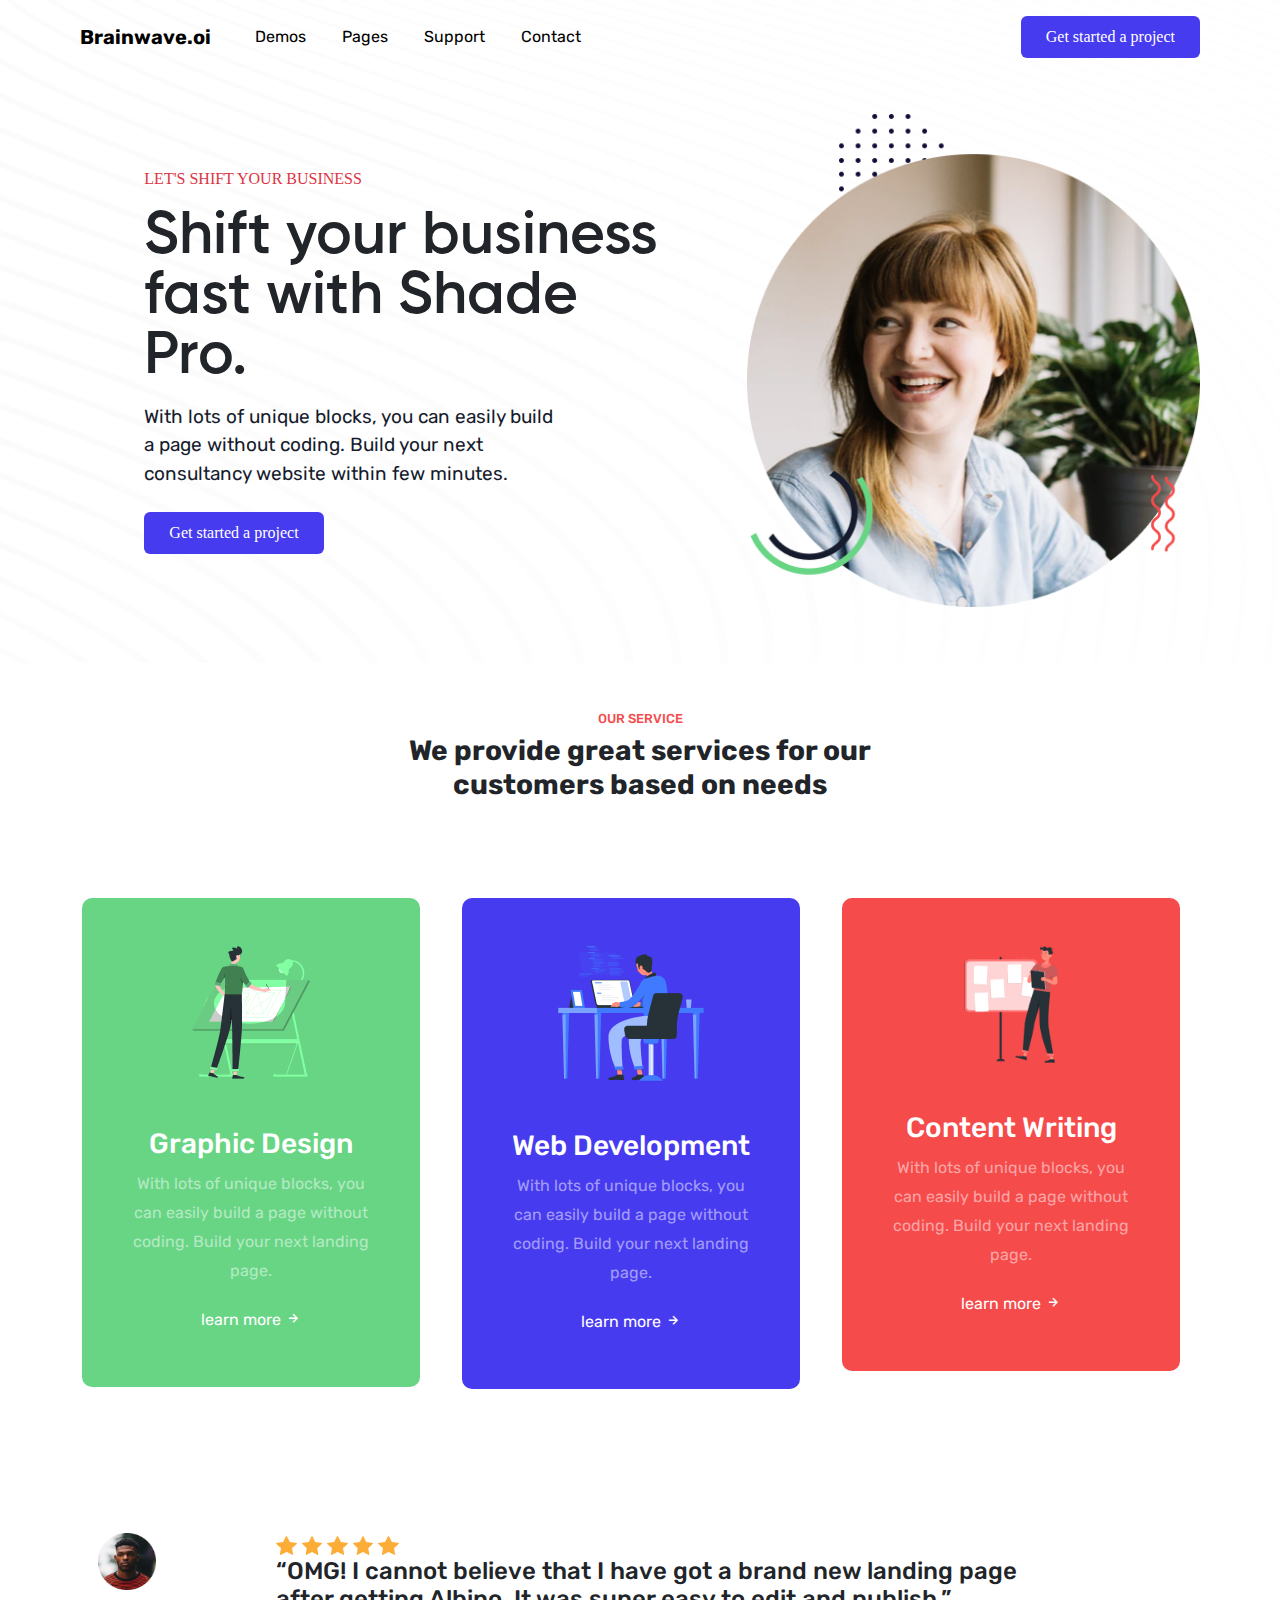
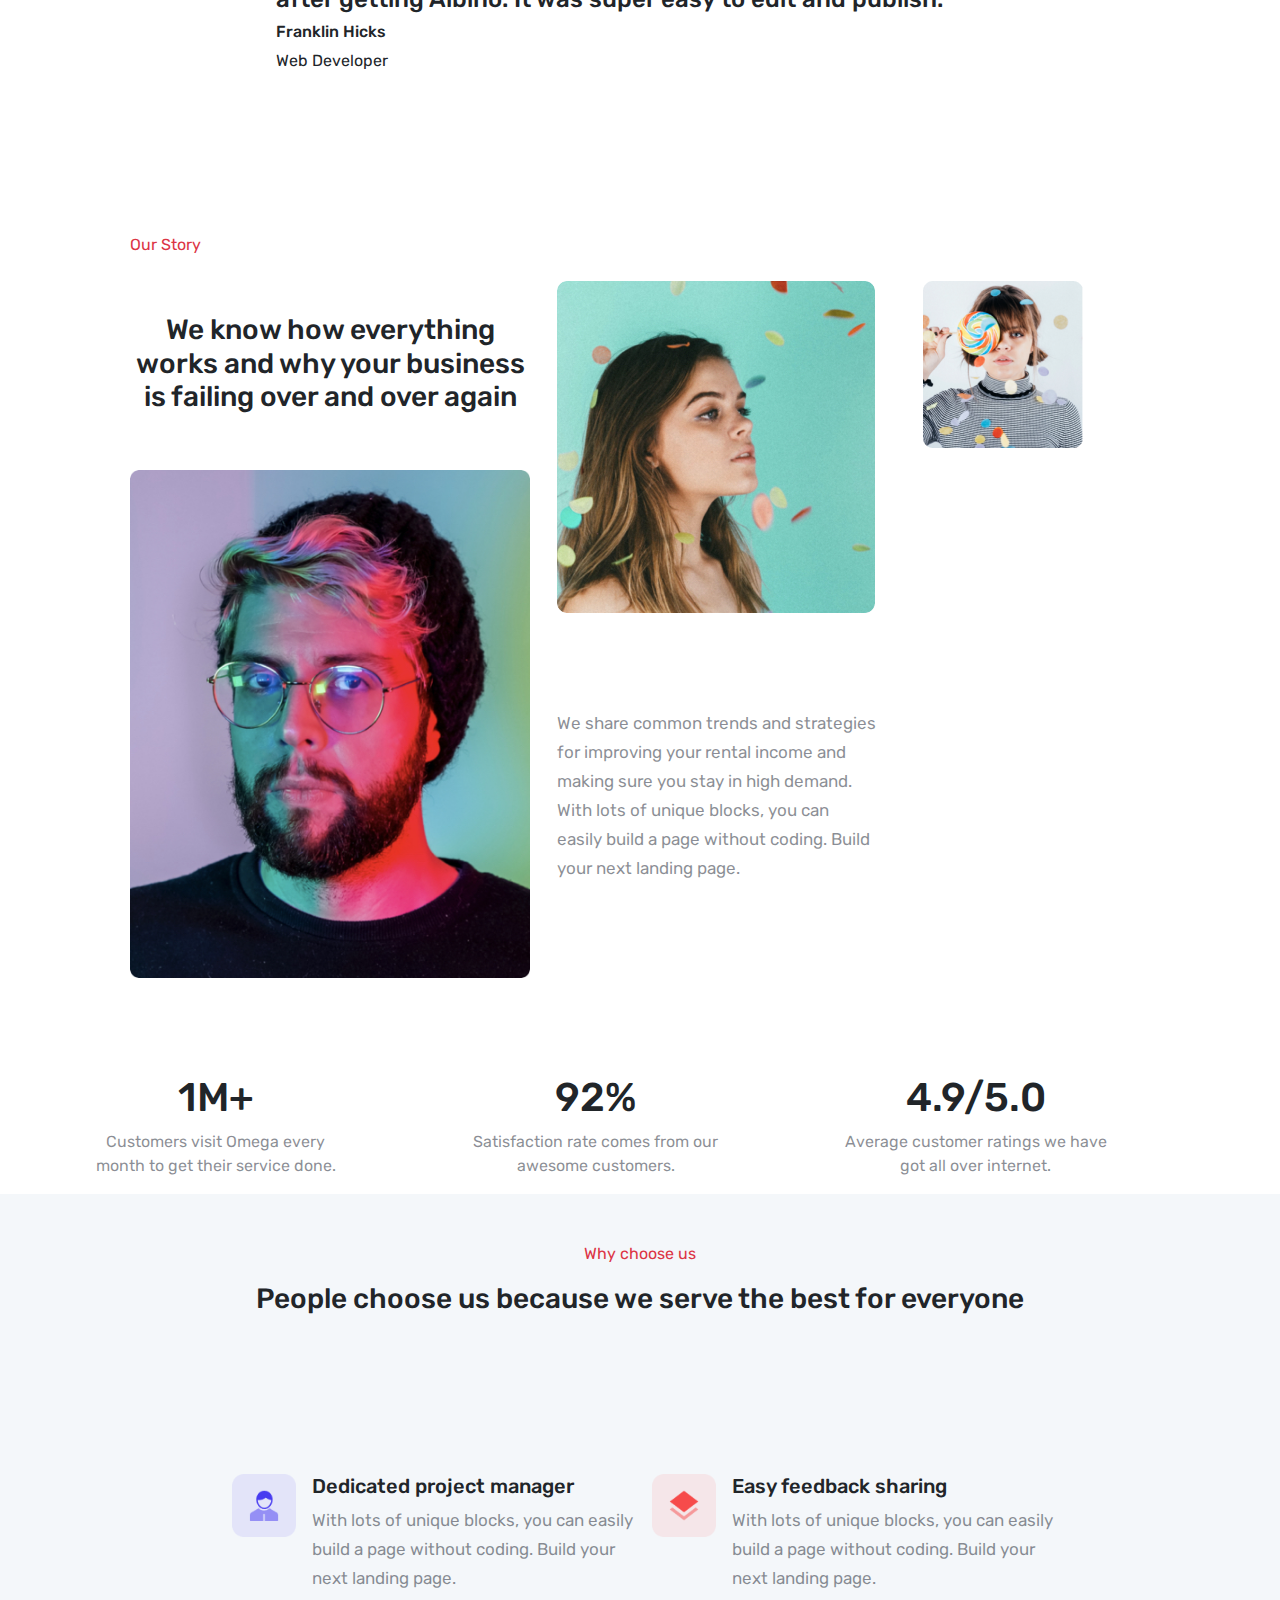
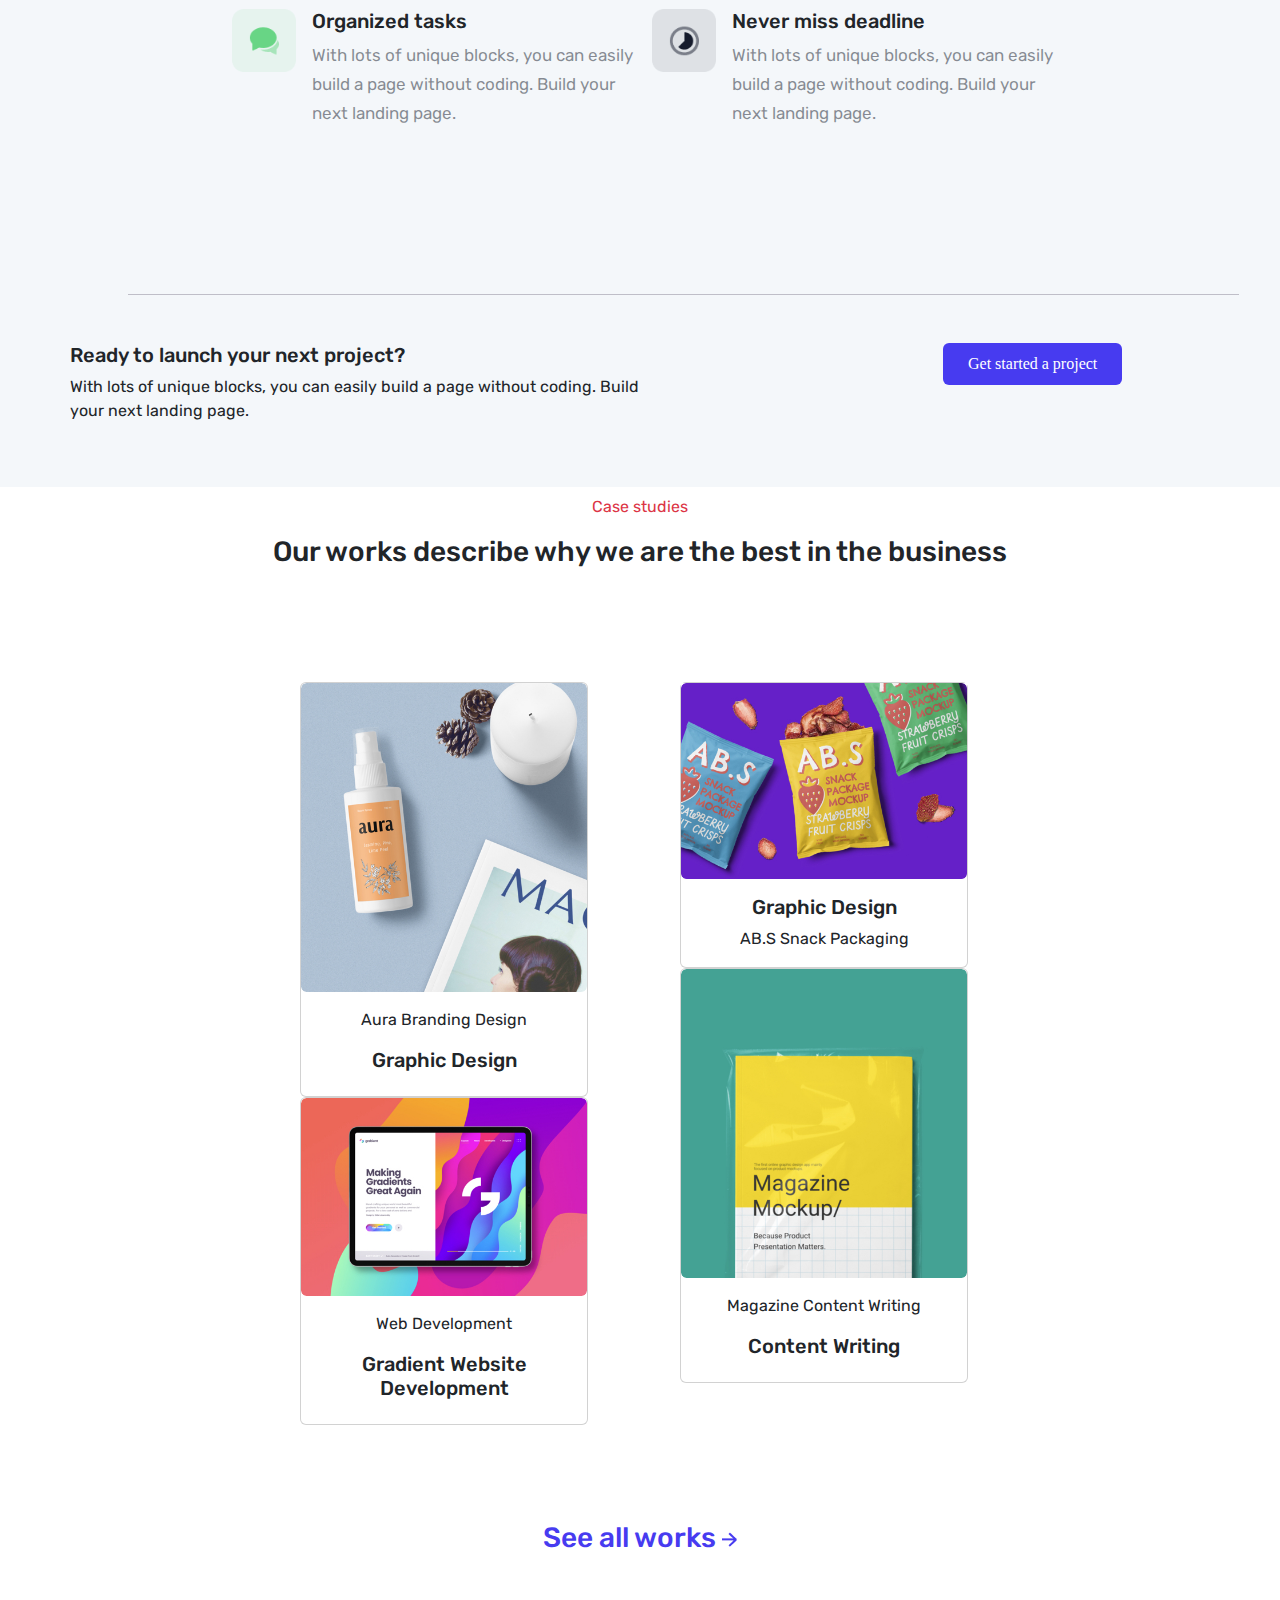
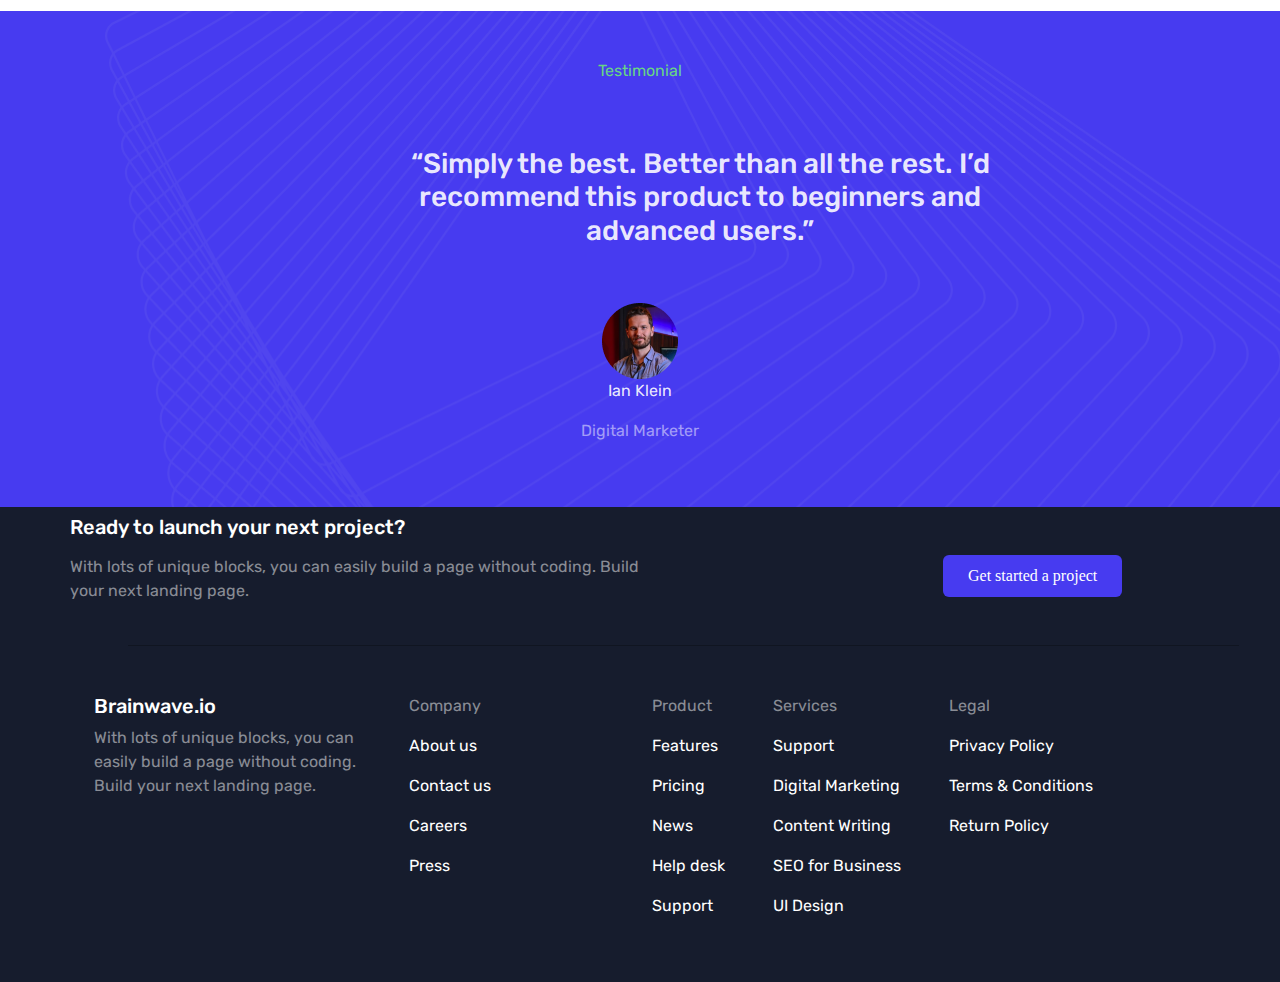
<file: index.html>
<!DOCTYPE html>
<html lang="en">

<head>
  <meta charset="UTF-8">
  <meta name="viewport" content="width=device-width, initial-scale=1.0">
  <title>Brainwave.oi</title>
  <link href="https://cdn.jsdelivr.net/npm/bootstrap@5.3.3/dist/css/bootstrap.min.css" rel="stylesheet"
    integrity="sha384-QWTKZyjpPEjISv5WaRU9OFeRpok6YctnYmDr5pNlyT2bRjXh0JMhjY6hW+ALEwIH" crossorigin="anonymous">
  <link rel="stylesheet" href="style.css">
  <link rel="shortcut icon" href="favicon.icon" type="assets/images/favicon.ico">
  <link href='https://unpkg.com/boxicons@2.1.4/css/boxicons.min.css' rel='stylesheet'>

</head>

<body>
   <div class="top-section ">
    <header>
      <nav class="navbar navbar-expand-lg ">
        <div class="container-fluid bygon p-0">
          <a class="navbar-brand fw-bold" href="#">Brainwave.oi</a>
          <button class="navbar-toggler" type="button" data-bs-toggle="collapse"
            data-bs-target="#navbarSupportedContent" aria-controls="navbarSupportedContent" aria-expanded="false"
            aria-label="Toggle navigation">
            <span class="navbar-toggler-icon"></span>
          </button>
          <div class="collapse navbar-collapse" id="navbarSupportedContent">
            <ul class="navbar-nav me-auto mb-2 mb-lg-0">
              <li class="nav-item">
                <a class="nav-link active" aria-current="page" href="#">Demos</a>

              </li>
              <li class="nav-item">
                <a class="nav-link active" aria-current="page" href="#">Pages</a>
              </li>
              <li class="nav-item">
                <a class="nav-link active" aria-current="page" href="#">Support</a>
              </li>
              <li class="nav-item">
                <a class="nav-link active" aria-current="page" href="#">Contact</a>
              </li>
            </ul>
            <button type="button" class="btn  get-button px-4 py-2">Get started a project</button>


          </div>
        </div>
      </nav>

    </header>
     <div class="hero-section py-5 ">
      <div class="row align-items-center ">
        <div class="col-12 col-sm-12 col-md-7 ">
          <div class="hero-all m-auto">

            <p class="text-danger text-hero"> LET'S SHIFT YOUR BUSINESS</p>
            <h1 class="text-hero2 lh-1"> Shift your business fast with Shade Pro.</h1>
            <p class=" py-2 text-hero3">With lots of unique blocks, you can easily build a page without coding.
              Build your next consultancy website within few minutes.</p>
            <button type="button" class="btn  get-button px-4 py-2">Get started a project</button>
          </div> 



        </div> 
         <div class="col col-12 col-sm-12 col-md-5  ">
          <img src="assets/images/Image.png" alt="woman" class="top-img">

        </div>
      </div> 

    </div>

  </div>

  <div class="m-auto p-5 my-5 our-ser">
     <h2 class="service">OUR SERVICE</h2>

    <h3 class="ser-con m-auto fw-bold">We provide great services for our customers based on needs</h3> 



<!--boxese-->

   <div class="container text-center my-5">
      <div class="row business ">
        <div class="col col-12 col-sm-12 col-md-4  gap-5 py-5  plug">
          <div class=" box-con1 py-5  ">
            <img src="assets/images/Designer-rafiki.png" alt="" class="">

            <h3 class="pt-5 hero-hd">Graphic Design</h3>
            <p class="hero-sm px-5">With lots of unique blocks, you can easily
              build a page without coding. Build your next landing page.</p>
            <button class="btn my-btn">learn more
              <i class='bx bx-right-arrow-alt'></i>
            </button>

          </div>
        </div>
        <div class="col col-12 col-sm-12 col-md-4 gap-5 py-5 plug ">
          <div class="box-con2 py-5 ">
            <img src="assets/images/Programming-rafiki.png" alt="">

            <h3 class="hero-hd pt-5">Web Development</h3>
            <p class="hero-sm px-5">With lots of unique blocks, you can easily build a
              page without coding. Build your next landing page.</p>
            <button class="btn my-btn">learn more
              <i class='bx bx-right-arrow-alt'></i>
            </button>
          </div>
        </div>
        <div class="col col-12 col-sm-12 col-md-4 gap-5 py-5 plug">
          <div class="box-con3  py-5">
            <img src="assets/images/Notes-rafiki.png " alt="" class="box-img">
            <h3 class="hero-hd pt-5"> Content Writing</h3>
            <p class="hero-sm px-5">With lots of unique blocks, you can easily
              build a page without coding. Build your next landing page.</p>
            <button class="btn my-btn">learn more
              <i class='bx bx-right-arrow-alt'></i>
            </button>
          </div>
        </div>
      </div>
    </div>

  </div> 

    <div class="container px-5 py-5 omg-con ">
    <div class="row omg ">
      <div class="col col-12 col-sm-12 col-md-2">
        <img src="assets/images/Oval (1).png" alt="" class="px-5">
      </div>
      <div class="col col-12 col-sm-12 col-md-10 ">
        <div class="px-5 ">
          <img src="assets/images/Stars.png" alt="">
          <h4>“OMG! I cannot believe that I have got a brand new landing page after getting Albino. It was super easy to
            edit and publish.”</h4>
          <h6>Franklin Hicks</h6>
          <p>Web Developer</p>
        </div>
      </div>

    </div>
  </div> 

      <!-- our story -->
     <div class="container text-center my-5  main-story">
        <div class="row main-story-con ">
          <div class="col col-12 col-sm-12 col-md-5 main-story-2">
            <div class="story-con mx-5 my-5">
              <p class="text-danger story-4 text-start">Our Story</p>
              <h3 class="my-5 story-1 py-2">We know how everything works and why your business is failing over and over again</h3>   
               <div class="story-con ">
                <img src="assets/images/1.png" alt="" class="story">
              </div> 
            </div>
    
          </div>
           <div class="col col-12 col-sm-12 col-md-7">
            <div class="story-con-2  my-5">
              <div class="my-5">
    
                <img src="assets/images/2.png" alt="" class="story-2">
              </div>
              <div class="my-5 mx-5">
    
                <img src="assets/images/3.png" alt="" class="story-3 ">
              </div>
            </div>
     
   
            <div class="story-text w-50">
    
              <p class="story-text-2">We share common trends and strategies for improving your rental income and making sure
                you stay in high demand.
                With lots of unique blocks, you can easily build a page without coding. Build your next landing page.</p>
    
            </div>
    
    
          </div>
    
        </div>
      </div>  

      <div class="container text-center omega ">
        <div class="row">
          <div class="col col-12 col-sm-12 col-md-4">
            <div class="w-75">
           <h1> 1M+</h1>
            <p class="text-sm">Customers visit Omega every month to get their service done.</p>
            </div>
          </div>
          <div class="col col-12 col-sm-12 col-md-4">
            <div class="w-75">
           <h1>92%</h1>
           <p class="text-sm">Satisfaction rate comes from our awesome customers.</p>
            </div>
          </div>
          <div class="col col-12 col-sm-12 col-md-4">
            <div class="w-75">
            <h1>4.9/5.0</h1>
            <p class="text-sm"> Average customer ratings we have got all over internet.</p>
            </div>
          </div>
        </div>
      </div>  
  
    
       <div class="center-section text-center py-5 m-auto peace ">
        <div class="headd " >
        <p class="text-danger pt-5">Why choose us</p>
      <h3 >People choose us because we serve the best for everyone</h3>
        </div>

          
  <div class="container text-start w-100  peace">
    <div class="row  papa  ">
      <div class="col-4 col-12 col-sm-12 col-md-6 ">
        <div class="d-flex box-wid gap-3">
          <div class="justify-content-start">
            <img src="assets/images/Icon (1).png" alt="" class="icon-img">
          </div>
          <div  class="icon-s ">
      <h5>Dedicated project manager</h5>
      <p class="small">With lots of unique blocks, you can easily build a page without coding. Build your next landing page.</p>
        </div>
        </div>
        
        <div class="d-flex  box-wid gap-3">
          <div>
            <img src=" assets/images/Icon (2).png" alt="" class="icon-img" >
          </div>
          <div  class="icon-s  gap-4">
          <h5>Organized tasks</h5>
          <p class="small">With lots of unique blocks, you can easily build a page without coding. Build your next landing page.</p>
        </div>
        </div>
  
      </div>
      <div class="col col-12 col-sm-12 col-md-6">
        <div class="d-flex box-wid gap-3">
          <div>
            <img src=" assets/images/Icon.png " alt="" class="icon-img">
          </div>
          <div  class="icon-s">
          <h5>Easy feedback sharing</h5>
          <p class="small">With lots of unique blocks, you can easily build a page without coding. Build your next landing page.</p>
        </div>
        </div>
        <div class="d-flex box-wid gap-3">
          <div> 
            <img src="assets/images/Icon (3).png" alt="" class="icon-img">
          </div>
          <div  class="icon-s">
          <h5>Never miss deadline</h5>
          <p class="small">With lots of unique blocks, you can easily build a page without coding. Build your next landing page.</p>
        </div>
        </div>
      </div>
    
    </div>
  </div> 

  <hr class="hr-1"> 

   <div class="container get-pro text-start py-5 px-5">
    <div class="row ">
      <div class="col col-12 col-sm-12 col-md-9">
        <div class="obo py-5">
      <h5>Ready to launch your next project?</h5>
      <p>With lots of unique blocks, you can easily build a page without coding. Build your next landing page.</p>
      </div>
      </div>
      <div class="col  col-12 col-sm-12 col-md-3 py-5">
        <button type="button" class="btn  get-button px-4 py-2">Get started a project</button>
      </div>
     
    </div>
  </div>
  </div> 

  <!--case-studies-->

  <div class="text-center py-2">
    <div class="case ">
    <p class="text-danger">Case studies</p>
    <h3>Our works describe why we are the best in the business</h3>
    </div>
  </div>
  
  <div class="container text-center card-best py-5">
  
    <div class="row card-set">
      <div class="col col-12 col-sm-12 col-md-4 card-best-2">
  
        <div class="card" style="width: 18rem;">
          <img src="assets/images/Img.png" alt="">
          <div class="card-body">
            <p class="card-text">Aura Branding Design<p>
                <h5>Graphic Design</h5>
          </div>
        </div>
        <div class="card" style="width: 18rem;">
  <img src="assets/images/Img (2).png" alt="">
          <div class="card-body">
            <p class="card-text">Web Development</p>
            <h5> Gradient Website Development</h5>
          </div>
        </div>
        
     
       
      </div>
      <div class="col col-12 col-sm-12 col-md-4 card-best-2">
        <div class="card" style="width: 18rem;">
          <img src="assets/images/Img (1).png" alt="">
          <div class="card-body"><h5>Graphic Design</h5>
            <p class="card-text">AB.S Snack Packaging</p>
          </div>
        </div>
        <div class="card" style="width: 18rem;">
          <img src="assets/images/Img (3).png" alt="">
          <div class="card-body">
            <p class="card-text">Magazine Content Writing</p>
            <h5>Content Writing</h5>
          </div>
        </div>
  
     
      </div>
      
    </div>
  </div>
  <h3 class="work text-center py-5">See all works
    <img src="assets/images/tail-right.png" alt="">
  </h3>

  <div class="footer-section text-center py-5 ">

      
    
          <p class="primary-1">Testimonial</p>
          <div class="primary-2 py-5 ">
          <h3 class="primary-6">“Simply the best. Better than all the rest. I’d recommend this product to beginners and advanced users.”</h3>
          </div>
          <img src="assets/images/Oval (2).png" alt="">
        
          <p class="primary-3">Ian Klein</p>
          <p class="primary-4">Digital Marketer</p>
  
        
     
    
  
  </div>

  <footer class="footer-section-1">
    <div class="container text-start py-5 px-5 get-pro">
      <div class="row">
        <div class="col col-12 col-sm-12 col-md-9">
          <div class="obo">
        <h5 class="footer-text py-2">Ready to launch your next project?</h5>
        <p class="primary-4">With lots of unique blocks, you can easily build a page without coding. Build your next landing page.</p>
        </div>
        </div>
        <div class="col  col-12 col-sm-12 col-md-3 py-5">
          <button type="button" class="btn  get-button px-4 py-2">Get started a project</button>
        </div>

       
      </div>
    </div> 

    <hr class="hr-2"> 
  <div class="container text-start  footer-main  px-4 py-5 ">
    <div class="row ">
      <div class="col d-flex  gap-5">
       <div class="w-50">
        <h5 class="footer-text">Brainwave.io</h5>
        <p class="primary-4">With lots of unique blocks, you can easily build a page without coding. Build your next landing page.</p>
       </div>
       <div>
        <p class="footer-text-2">Company</p>
        <p class="footer-text">About us</p>
        <p class="footer-text"> Contact us</p>
        <p class="footer-text"> Careers</p>
        <p class="footer-text"> Press</p>
  
       </div>
      </div>
      <div class="col d-flex gap-5">
       <div>
        <p class="footer-text-2">Product</p>
        <p class="footer-text">Features </p>
        <p class="footer-text">Pricing</p>
        <p class="footer-text">News</p>
        <p class="footer-text">Help desk </p>
        <p class="footer-text">Support</p>
       </div>
       <div>
        <p class="footer-text-2">Services</p>
        <p class="footer-text">Support</p>
        <p class="footer-text"> Digital Marketing</p>
        <p class="footer-text"> Content Writing</p>
        <p class="footer-text"> SEO for Business</p>
        
          <p class="footer-text">UI Design</p>
       </div>
       <div>
        <p class="footer-text-2">Legal</p>
        <p class="footer-text">Privacy Policy</p>
        <p class="footer-text">Terms & Conditions</p>
        <p class="footer-text">Return Policy</p>
       </div>
      </div>
    
    </div>
  </div>
  </footer>  


 




  <script src="https://cdn.jsdelivr.net/npm/bootstrap@5.3.3/dist/js/bootstrap.bundle.min.js"
    integrity="sha384-YvpcrYf0tY3lHB60NNkmXc5s9fDVZLESaAA55NDzOxhy9GkcIdslK1eN7N6jIeHz"
    crossorigin="anonymous"></script>
</body>

</html>
</file>
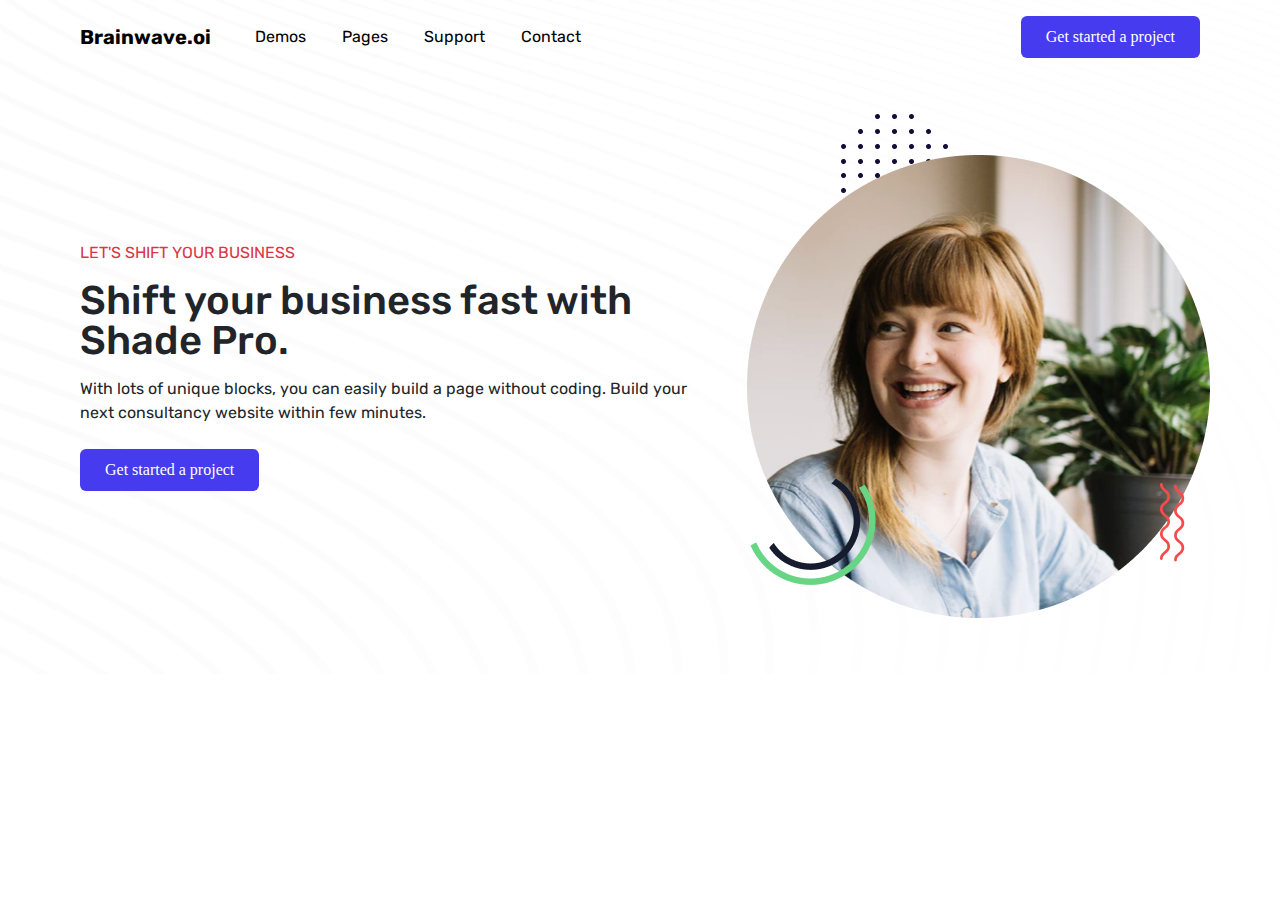
<file: index-2.html>
<!DOCTYPE html>
<html lang="en">

<head>
  <meta charset="UTF-8">
  <meta name="viewport" content="width=device-width, initial-scale=1.0">
  <title>Brainwave.oi</title>
  <link href="https://cdn.jsdelivr.net/npm/bootstrap@5.3.3/dist/css/bootstrap.min.css" rel="stylesheet"
    integrity="sha384-QWTKZyjpPEjISv5WaRU9OFeRpok6YctnYmDr5pNlyT2bRjXh0JMhjY6hW+ALEwIH" crossorigin="anonymous">
  <link rel="stylesheet" href="style-2.css">
  <link rel="shortcut icon" href="favicon.icon" type="assets/images/favicon.ico">
  <link href='https://unpkg.com/boxicons@2.1.4/css/boxicons.min.css' rel='stylesheet'>

</head>

<body>

  <div class="top-section ">
    <header>
      <nav class="navbar navbar-expand-lg ">
        <div class="container-fluid bygon p-0">
          <a class="navbar-brand fw-bold" href="#">Brainwave.oi</a>
          <button class="navbar-toggler" type="button" data-bs-toggle="collapse"
            data-bs-target="#navbarSupportedContent" aria-controls="navbarSupportedContent" aria-expanded="false"
            aria-label="Toggle navigation">
            <span class="navbar-toggler-icon"></span>
          </button>
          <div class="collapse navbar-collapse" id="navbarSupportedContent">
            <ul class="navbar-nav me-auto mb-2 mb-lg-0">
              <li class="nav-item">
                <a class="nav-link active" aria-current="page" href="#">Demos</a>

              </li>
              <li class="nav-item">
                <a class="nav-link active" aria-current="page" href="#">Pages</a>
              </li>
              <li class="nav-item">
                <a class="nav-link active" aria-current="page" href="#">Support</a>
              </li>
              <li class="nav-item">
                <a class="nav-link active" aria-current="page" href="#">Contact</a>
              </li>
            </ul>
            <button type="button" class="btn  get-button px-4 py-2">Get started a project</button>


          </div>
        </div>
      </nav>

    </header>
     <div class="hero-section py-5 ">
      <div class="row align-items-center ">
        <div class="col-12 col-sm-12 col-md-7 ">
          <div class="hero-all m-auto">

            <p class="text-danger text-hero"> LET'S SHIFT YOUR BUSINESS</p>
            <h1 class="text-hero2 lh-1"> Shift your business fast with Shade Pro.</h1>
            <p class=" py-2 text-hero3">With lots of unique blocks, you can easily build a page without coding.
              Build your next consultancy website within few minutes.</p>
            <button type="button" class="btn  get-button px-4 py-2">Get started a project</button>
          </div> 



        </div> 
         <div class="col col-12 col-sm-12 col-md-5  ">
          <img src="assets/images/Image.png" alt="woman" class="top-img">

        </div>
      </div> 

    </div>

  </div>





  </body>
  </html>
</file>
<file: style.css>
@import url('https://fonts.googleapis.com/css2?family=Rubik:ital,wght@0,300..900;1,300..900&display=swap');
@font-face{
    font-family: gilroysemibold;
    src: url("./assets/gilroy/Gilroy-SemiBold.ttf");
}
*{
    padding: 0;
    margin: 0;
    box-sizing: border-box;
}
body, html{
   
    font-family: "Rubik",sans-serif;
    overflow-x: hidden !important;
    background-color:white;
    width: 100% ;
  
    
}
img {
    max-width: 100%;
    height: auto;
  }
.top-section{
    background-image: url('assets/images/Bitmap.png');
    padding: 0.5rem 5rem;
    width: 100%;
  

}
.get-button{
    background: rgba(71, 59, 240, 1);
    color: white;
    font-family: gilroybold;
  
    
}
.get-button:hover{
    color: rgba(71, 59, 240, 1) ;
    border: 2px solid rgba(71, 59, 240, 1);
    font-family: gilroybold;
}
.nav-item{
    padding-left: 20px;
   

}
.text-hero{
    font-family: gilroybold;

}
.text-hero2{
    font-size: 60px;
    width: 100%;
    font-family: gilroysemibold;

}
.text-hero3{
    width: 80%;
    font-size: 19px;
    color: rgba(22, 28, 45, 1);

}
.hero-all{
    width: 80%;
}
.service{
    color: rgba(246, 75, 75, 1);
    font-size: 13px;
    text-align: center;
}
.service-2{
    color: rgba(22, 28, 45, 1);
    font-weight: 700px;
    text-align: center;
    line-height: 48px;


}
.ser-con{
    width: 500px;
    text-align: center;
    margin: auto;
}

.box-1{
    display: flex;
    margin: auto;
}
.box-con1,.box-con2,.box-con3{
   
    width: 95%;
    /* height: 450px; */
    border-radius: 10px;

}
.box-con1{
    background-color: rgba(104, 213, 133, 1);
    line-height: 29px;
}
.box-con2{
    background-color: rgba(71, 59, 240, 1);
    line-height: 29px;
 



}
.box-con3{
    background: rgba(246, 75, 75, 1);
    line-height: 29px;
   


}
.hero-sm{
    color: rgb(255, 255, 2555,0.5);
    text-align: center;
}
.my-btn{
    color: rgb(255, 255, 255, 1);
}

.top-img{
    width: 100%;
}
.story{
    width: 100%;
    
    
}
.story-2{
    width: 318px;
}
.story-3{
    width: 160px;
}
.story-con{
    width: 400px;

   
}
.story-con-2{
    width: 50%;
    display: flex;
}

.story-text-2{
    color: rgba(22, 28, 45, 0.5) ;
    font-size: 17px;
    line-height: 29px;
    text-align: start;

    

}
.hero-hd{
    color: white;
    line-height: 34px;
}
.text-sm{
    color: rgba(22, 28, 45, 0.5);

}
.box-img{
    width: 28%;
}
.center-section{
    background-color: rgba(244, 247, 250, 1);
    padding: 0 !important;
}
.small{
    color: rgba(22, 28, 45, 0.5);

    font-size: 17px;
    line-height: 29px;
}
.headd{
    width: 100%;
    padding: 0 !important;
    margin: 0 !important;
 
    
  
   
}
.box-wid{
    width: 409px;
}
.papa{
    padding: 150px;
}
.obo{
    width: 589px;
}
/* .card-best{
    margin-left: 330px !important;
    padding: 0 !important;
} */
.footer-section{
    background-image: url('assets/images/BG\ \(1\).png');
    width: 100%;
}
.primary-1{
    color : rgba(104, 213, 133, 1);

}
.primary-2{

   color: rgba(255, 255, 255, 0.9);
   width: 1000px;
   line-height: 44px;
   padding-left: 400px;


}
.primary-3{
    color: rgb(255, 255, 255, 0.9);
}
.primary-4{
    color: rgb(255, 255, 255, 0.5);
}

.footer-section-1{
    background-color: rgba(22, 28, 45, 1);
    width: 100%;

    
}
.footer-text{
    color: rgba(255, 255, 255, 1);

}
.footer-text-2{
    color: rgba(255, 255, 255, 0.5)
}
.card-best-2{
    padding: 50px 0 0 230px !important;
}
.our-ser{
    padding: 0 !important;
}
.omg-con{
    margin: 0 !important;
    padding-left: 50px !important;
    width: 100%;
}
   .story-con-2 {
    width: 100%;
}
.omega{
    width: 100%;
}
.hr-1{
    border-style: 15px;
    border-color:rgb(31, 21, 52,1) ;
    height: 1px;
    width: 1111px;
    margin:0 40% 0 10% ;
}
.hr-2{
    border-style: 15px;
    border-color:black ;
    height: 1px;
    width: 1111px;
    margin:0 40% 0 10% ;
}
.icon-s{
    width: 100%;
}
.get-pro{
    padding: 0 !important;
    width: 100%;
}
.work{
    color: rgba(71, 59, 240, 1);

}


@media (min-width:760px) and (max-width:1030px){
    .business{
        flex-direction: column;
    }
    .box-con1,.box-con2,.box-con3{
   
        width: 200% !important;
        /* height: 350px; */
        border-radius: 8px;
        /* padding: 0 !important; */
        margin: 0 !important;
    }

        .plug {
          
            padding: 25px !important;
            margin-left: 150px !important; 
        } 

    .omg-con{
        padding-left: 70px !important;

    }
    
    .omg{
        flex-direction: column;
    }
    .main-story-con{
        flex-direction: column;
    }
    .story-text{
        width: 100% !important;

    }
    .papa{
       
        flex-direction: column !important;
    }
    .headd{
        width: 100%;
       
        
      
       
    }
    .hr-1{
        border-style: 15px;
        border-color:rgb(31, 21, 52,1) ;
        height: 1px;
        width: 711px;
        margin: 1% 40% 4% 10%;
    }
    .hr-2{
        border-style: 15px;
        border-color:black ;
        height: 1px;
        width: 711px;
        margin: 1% 40% 4% 10%;
    }
    .primary-2{

        color: rgba(255, 255, 255, 0.9);
        width: 100%;
        line-height: 44px;
        padding-left: 0;
     
     
     }
     .card-set{
        flex-direction: column;
     }
     .get-pro{
        padding: 0 !important;
        width: 100%;
    }
    .card-best{
        padding: 0 !important;
        margin: 0 !important;
    }

}
@media (max-width:600px){
 

    .nav-item{
        padding: 0;
    }
    .top-section{
        padding: 0.1rem 0.5rem;
        width: 100%;
    }
    .text-hero2{
        font-size: 30px;
    
    
    }
  .hero-section{
    padding-left: 20px !important;
    width: 100%;
  }
    .primary-2{

        color: rgba(255, 255, 255, 0.9);
        width: 100%;
        line-height: 44px;
        padding-left: 0;
     
     
     }
     .case{
      width: 100%;
    
     }
    .icon-s{
        width: 50%;
    }
    .papa{
        width: 100%;
    }
    .story-text{
        padding-left: 50px;
        width: 70% !important;
    }
    .text-hero3{
        width: 100%;
        font-size: 16px;
       
    
    }
    .hr-1{
        border-style: 15px;
        border-color:rgb(31, 21, 52,1) ;
        height: 1px;
        width: 311px;
        margin: 1% 40% 4% 10%;
    }
    .hr-2{
        border-style: 15px;
        border-color: black ;
        height: 1px;
        width: 311px;
        margin: 1% 40% 4% 10%;
    }
    .omega{
        width: 100%;
        padding-left: 55px !important;
    }
    .ser-con{
        width: 250px;
        margin: 0;
    }
    .our-ser{
        padding: 0 !important;
        margin: 0 !important;
        width: 100%;
    }
    .icon-img{
        width: 70%;
    }
    .box-con1,.box-con2,.box-con3{
   
        width: 90% !important;
        /* height: 350px; */
        border-radius: 8px;
        /* padding: 0 !important; */
        margin: 0 !important;

    
    }
    .story-3{
        width: 130px;
    }
    .box-main{
        padding: 0 !important;
        margin: 0 !important;
        width: 100%;
    }
    .story-4{
       padding-left: 50px;
       margin: 0 !important;
    }
    .plug {
        width: 100%;
        padding: 50px !important;
        margin: 0px !important; 
    } 
    .story-con-2 {
        width: 100%;
    }

    .top-img{
        padding: 20px;
    }

    .bygon {
        padding: 10px !important;
    }
    .story-con-2{
        flex-direction: column;
    }
    .story{
        width: 80%;
    }
    .story-1{
        margin: 0 !important;
        padding-left: 45px !important;
       width:300px ;
    }
.story-con{
    padding: 0 !important;
    margin: 0 !important;
    width: 100%;
}
.main-story{
   
    padding: 0 !important;
    margin: 0 !important;
}
.main-story-2{
    margin: 0 !important;
    padding: 0 !important;
}
.papa{
    padding: 20px;
}
.headd{
    width: auto;

}
 .footer-section{
    width: 100%;
 }   
  
   
.footer-main{
    width: 100%;
}
.box-wid{
    width: 380px;
}
.obo{
    width: 289px;
}
.card-best-2{
    padding: 10px 0 0 60px !important;
}
.card-best{
    margin-left: 0 !important;
    padding: 0 !important;
    
}
.get-pro{
    padding-left: 50px !important;
    margin: 0 !important;
   
}
.peace{
    padding: 0 !important;
    margin: 0 !important;
  
}
.footer-main{
    padding: 0;
}
.small{
    color: rgba(22, 28, 45, 0.5);
   
    font-size: 14px;
    line-height: 29px;
}

}
</file>
<file: style-2.css>
@import url('https://fonts.googleapis.com/css2?family=Rubik:ital,wght@0,300..900;1,300..900&display=swap');
@font-face{
    font-family: gilroysemibold;
    src: url("./assets/gilroy/Gilroy-SemiBold.ttf");
}
*{
    padding: 0;
    margin: 0;
}
body{
   
    font-family: "Rubik",sans-serif;
    overflow:scroll;
    background-color: white;
  
    
}
.top-section{
    background-image: url('assets/images/Bitmap.png');
    padding: 0.5rem 5rem;
    width: 100%;
  

}
.get-button{
    background: rgba(71, 59, 240, 1);
    color: white;
    font-family: gilroybold;
  
    
}
.get-button:hover{
    color: rgba(71, 59, 240, 1) ;
    border: 2px solid rgba(71, 59, 240, 1);
    font-family: gilroybold;
}
.nav-item{
    padding-left: 20px;
   

}







@media (max-width:600px){
    body {
        overflow-x: hidden !important;
    }
    .nav-item{
        padding: 0;
    }
    .top-section{
        padding: 0.1rem 0.5rem;
        width: 100%;
    }
    .text-hero2{
        font-size: 30px;
    
    
    }
  .hero-section{
    padding-left: 50px !important;
    width: 100%;
  }
}
</file>
